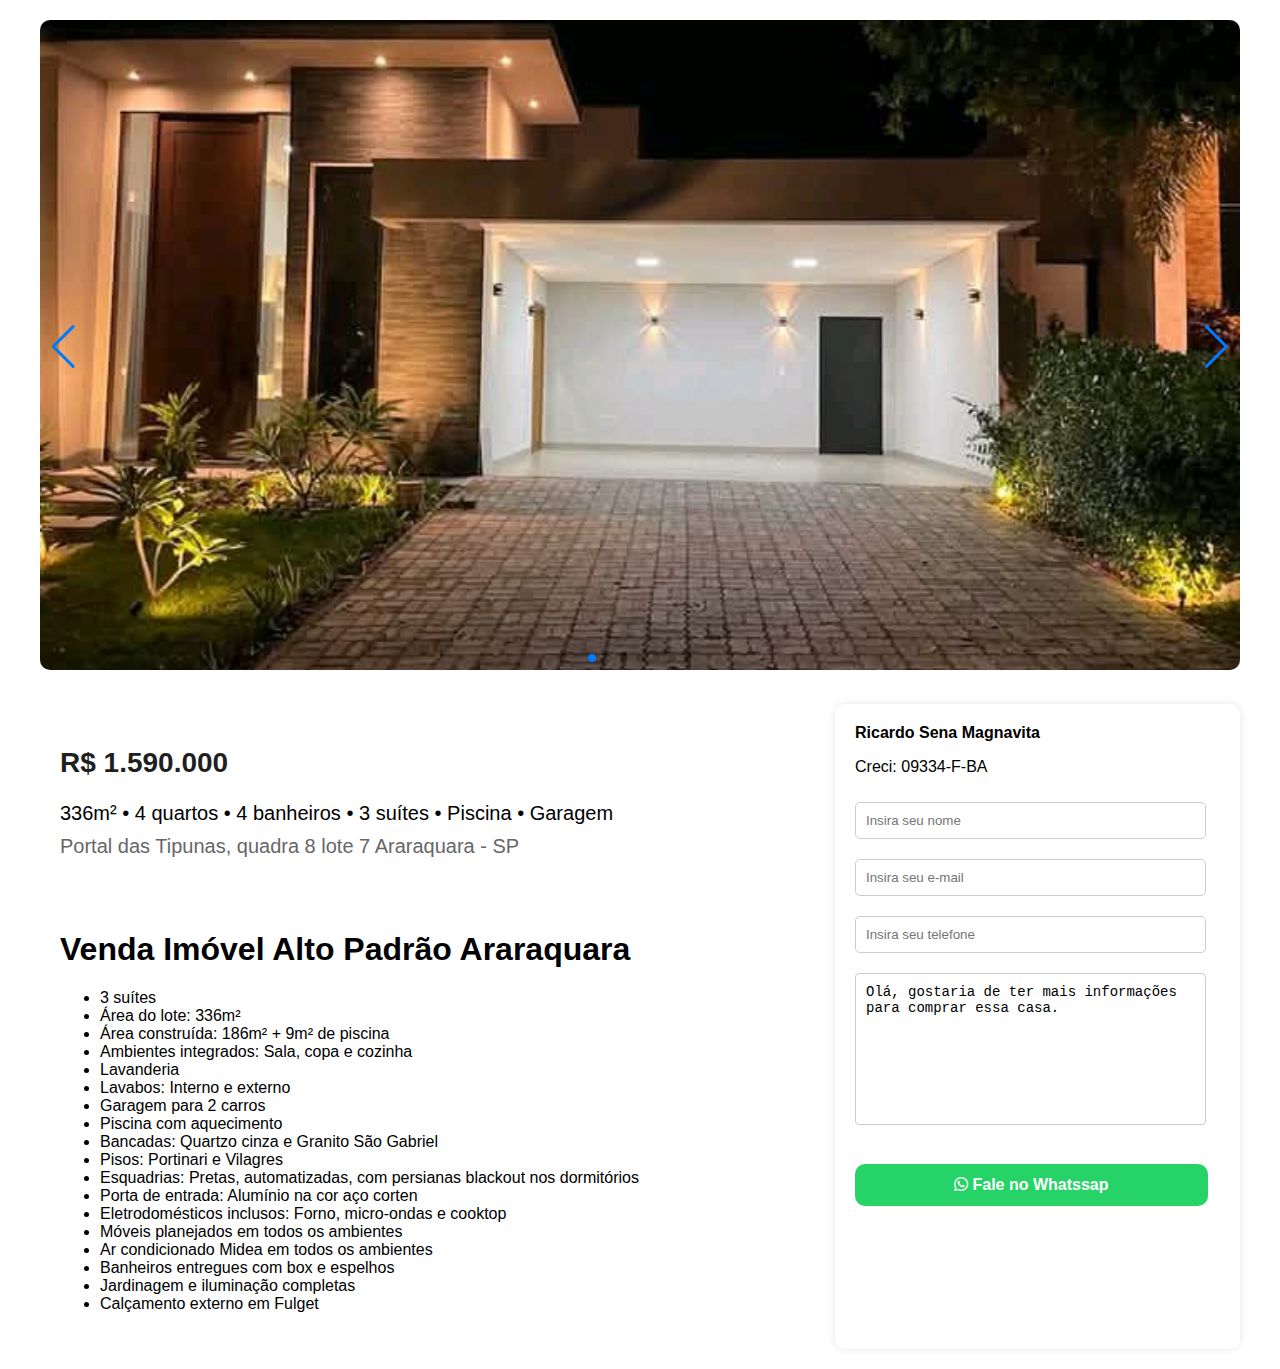
<file: infos/index.html>
<!DOCTYPE html>
<html lang="pt-BR">
<head>
  <meta charset="UTF-8">
  <title>Imóvel em Alphaville</title>
  <meta name="viewport" content="width=device-width, initial-scale=1.0">
  <link rel="stylesheet" href="https://unpkg.com/swiper/swiper-bundle.min.css" />
  <link rel="stylesheet" href="style.css">
  <link rel="stylesheet" href="https://cdnjs.cloudflare.com/ajax/libs/font-awesome/6.4.0/css/all.min.css">
</head>
<body>
  <div class="container">

    <!-- Carrossel -->
    <div class="carousel-box">
      <div class="swiper">
        <div class="swiper-wrapper">
          <div class="swiper-slide"><img src="imgs/casa 1/fachada.jpg" alt="Foto 1"></div>
          <div class="swiper-slide"><img src="imgs/casa 1/entrada.jpg" alt="Foto 2"></div>
          <div class="swiper-slide"><img src="imgs/casa 1/banheiro.jpg" alt="Foto 3"></div>
          <div class="swiper-slide"><img src="imgs/casa 1/cozinha.jpg" alt="Foto 4"></div>
          <div class="swiper-slide"><img src="imgs/casa 1/sala.jpg" alt="Foto 5"></div>
          <div class="swiper-slide"><img src="imgs/casa 1/piscina.jpg" alt="Foto 6"></div>
          <div class="swiper-slide"><img src="imgs/casa 1/area.jpg" alt="Foto 7"></div>
        </div>
        <div class="swiper-button-prev"></div>  
        <div class="swiper-button-next"></div>
        <div class="swiper-pagination"></div>
      </div>
    </div>

    <!-- Informações principais -->
    <div class="main-info">
      <h2>R$ 1.590.000</h2>
      <p>336m² • 4 quartos • 4 banheiros • 3 suítes • Piscina • Garagem </p>
      <p class="local">Portal das Tipunas, quadra 8 lote 7 Araraquara - SP</p>
      <div class="titulo-info">
        <h1>Venda Imóvel Alto Padrão Araraquara</h1>
        <ul>
          <li>3 suítes</li>
          <li>Área do lote: 336m²</li>
          <li>Área construída: 186m² + 9m² de piscina</li>
          <li>Ambientes integrados: Sala, copa e cozinha</li>
          <li>Lavanderia</li>
          <li>Lavabos: Interno e externo</li>
          <li>Garagem para 2 carros</li>
          <li>Piscina com aquecimento</li>
          <li>Bancadas: Quartzo cinza e Granito São Gabriel</li>
          <li>Pisos: Portinari e Vilagres</li>
          <li>Esquadrias: Pretas, automatizadas, com persianas blackout nos dormitórios</li>
          <li>Porta de entrada: Alumínio na cor aço corten</li>
          <li>Eletrodomésticos inclusos: Forno, micro-ondas e cooktop</li>
          <li>Móveis planejados em todos os ambientes</li>
          <li>Ar condicionado Midea em todos os ambientes</li>
          <li>Banheiros entregues com box e espelhos</li>
          <li>Jardinagem e iluminação completas</li>
          <li>Calçamento externo em Fulget</li>
        </ul>
      </div>
    </div>
    

    <!-- Formulário lateral -->
    <aside class="form-box">
      <div class="corretor">
        <h4>Ricardo Sena Magnavita</h4>
        <p>Creci: 09334-F-BA</p>

      </div>

      <form>
        <input type="text" placeholder="Insira seu nome" required>
        <input type="email" placeholder="Insira seu e-mail" required>
        <input type="tel" placeholder="Insira seu telefone" required>
        <textarea rows="4">Olá, gostaria de ter mais informações para comprar essa casa.</textarea>
      </form>

      <a class="whatsapp-button" href="https://wa.me/5571999999999" target="_blank"><i class="fab fa-whatsapp"></i> Fale no Whatssap</a>
   
    </a>

    </aside>

  </div>

  <script src="https://unpkg.com/swiper/swiper-bundle.min.js"></script>
  <script src="script.js"></script>
</body>
</html>
</file>
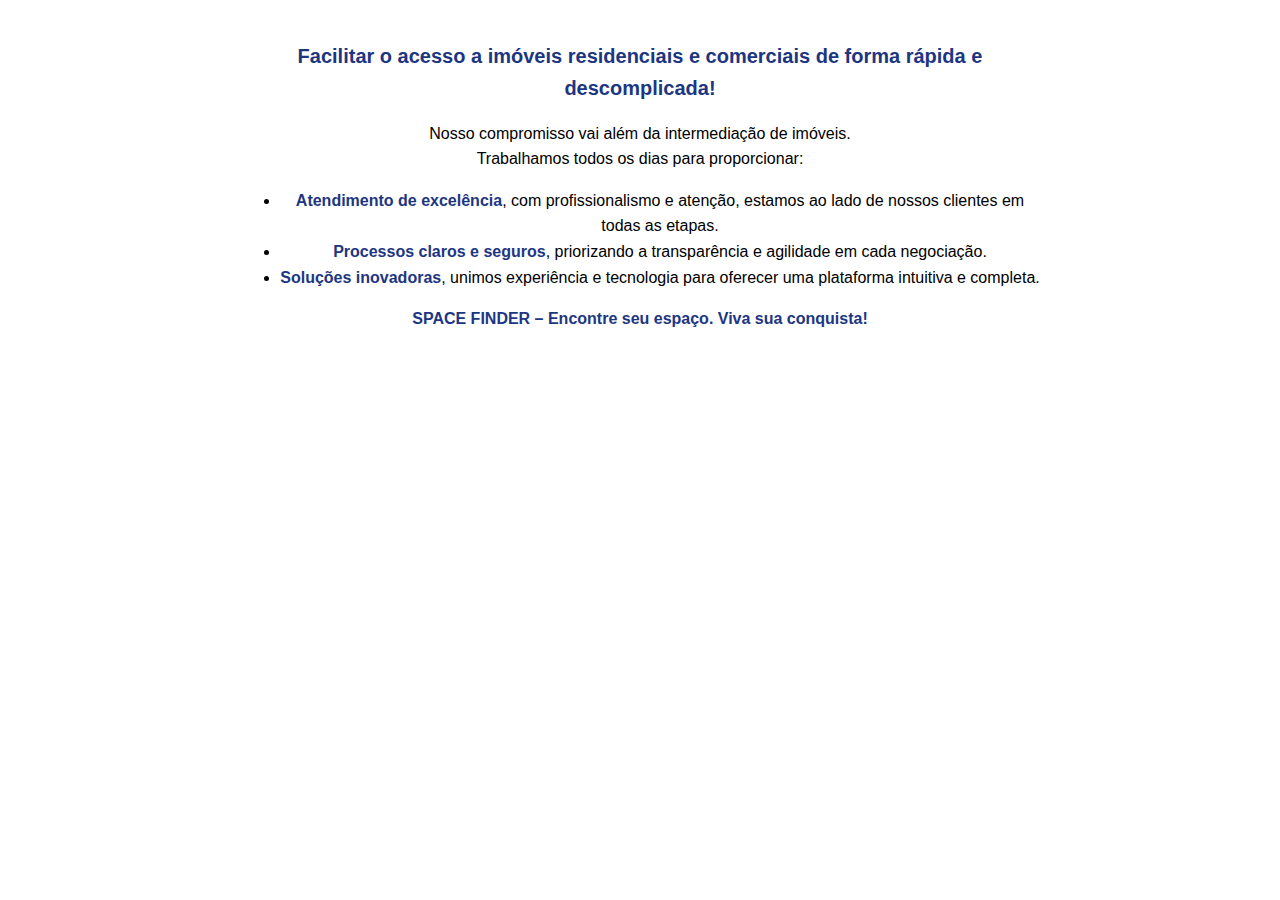
<file: about/about.html>
<!DOCTYPE html>
<html lang="en">
<head>
    <meta charset="UTF-8">
    <meta name="viewport" content="width=device-width, initial-scale=1.0">
    <title>Document</title>
</head>
<body>
    <div class="container">
    
        <h2 class="subtitulo">
          Facilitar o acesso a imóveis residenciais e comerciais de forma rápida e descomplicada!
        </h2>
          <p>
          Nosso compromisso vai além da intermediação de imóveis.<br>
          Trabalhamos todos os dias para proporcionar:
        </p>

        <ul class="icones-textos">
          <li>
            <strong style="color: #1d3682;">Atendimento de excelência</strong>, com profissionalismo e atenção, estamos ao lado de nossos clientes em todas as etapas.
          </li>
          <li>
            <strong style="color: #1d3682;">Processos claros e seguros</strong>, priorizando a transparência e agilidade em cada negociação.
          </li>
          <li>
            <strong style="color: #1d3682;">Soluções inovadoras</strong>, unimos experiência e tecnologia para oferecer uma plataforma intuitiva e completa.
          </li>
        </ul>
      
        <p class="assinatura">
          <strong>SPACE FINDER – Encontre seu espaço. Viva sua conquista!</strong>
        </p>
      </div>
      
      
</body>
</html>
<style>
    body {
  font-family: Arial, sans-serif;
  line-height: 1.6;
  margin: 0;
  padding: 0;
}

.container {
  max-width: 800px;
  margin: 40px auto;
  padding: 0 20px;
  text-align: center;
}

.subtitulo {
  font-size: 20px;
  color: #1d3682;
}

.spacefinder {
  color: #1d3682;
}

.sub-texto {
  color: #1d3682;
  font-size: 1.2em;
  font-weight: bold;
  margin-top: 30px;
  margin-bottom: 10px;
}

.assinatura {
  font-weight: bold;
  color: #1d3682;
}

</style>
</file>
<file: infos/style.css>
body {
  font-family: Arial, sans-serif;
  margin: 0;
  padding: 0;
}


.navbar {
  margin-top: 10px;
  position: relative;
  display: flex;
  align-items: center;
  justify-content: space-between;
  height: 60px;
  padding: 0 20px;
}


/* logo */
.logo {  
  height: 70px;
  width: auto;
  object-fit: contain;
}

/* links navbar */
.nav-links {
  position: absolute;
  left: 50%;
  top: 50%;
  transform: translate(-50%, -50%);
  display: flex;
  gap: 25px;
  list-style: none;
}

.nav-links a {
  text-decoration: none;
  color: black;
  font-size: 1rem;
  transition: color 0.3s;
}

.nav-links a:hover {
  color: #1d4ed8;
}

.nav-links a.active {
  border-bottom: 2px solid #1d4ed8;
  color: #153eb5;
}

/* menu hamburguer para mobile */
.menu-toggle {
  display: none;
  flex-direction: column;
  cursor: pointer;        
  gap: 5px;
}

.menu-toggle span {
  width: 25px;
  height: 3px;
  background: black;
  transition: 0.3s ease;
}
  
/* responsividade site */
@media (max-width: 885px) {
.nav-links {
  position: absolute;
  top: 60px;
  left: 0;
  right: 0;
  transform: none;
  display: none;
  flex-direction: column;
  background-color: white;
  text-align: center;
  padding: 15px 0;
}

.nav-links.show {
  display: flex;
}
}

@media (max-width: 885px) {
.menu-toggle {
  display: flex;
}
}
.container {
  display: flex;
  flex-wrap: wrap;
  max-width: 1200px;
  margin: auto;
  gap: 30px;
  padding: 20px;
}

/* Carrossel */
.carousel-box {
  flex: 1 1 60%;
  min-width: 300px;
}

.swiper-slide img {
  width: 100%;
  height: 650px;
  object-fit: cover;
  border-radius: 10px;
}

/* Informações principais */
.main-info {
  flex: 1 1 60%;
  background: white;
  padding: 20px;
  border-radius: 10px;
}

.main-info h2 {
  color: #1f1f1f;
  font-size: 28px;
}

.main-info p {
  font-size: 20px;
  margin: 10px 0;
}

.local {
  color: #666;
  font-size: 15px;
}

/* Formulário lateral */
.form-box {
  flex: 1 1 30%;
  background: white;
  padding: 20px;
  border-radius: 10px;
  box-shadow: 0 0 8px rgba(0,0,0,0.1);
}

.corretor h4 {
  margin: 0 0 5px;
}

input, textarea {
  width: 90%;
  padding: 10px;
  margin: 10px 0;
  border-radius: 5px;
  border: 1px solid #ccc;
}

textarea { 
  padding: 10px;
  margin-bottom: 20px;
  border: 1px solid #ccc;
  border-radius: 4px;
  resize: none;
  font-size: 14px;
   height: 130px;
}

.whatsapp-button {
  display: block;
  text-align: center;
  background-color: #25d366;
  color: white;
  padding: 12px;
  margin-top: 15px;
  text-decoration: none;
  font-weight: bold;
  border-radius: 10px;
  transition: background-color 0.3s;
  width: 90%;
}


.whatsapp-button:hover {
  background-color: #1ebe5d;
  text-decoration: none;
}

.titulo-info {
  margin-top: 10%;
}

 


  /* footer pagina*/
    footer {
  background-color: #163D86;
  color: white;
  font-family: Arial, sans-serif;
  padding: 20px 40px;
}

.footer-container {
  display: flex;
  justify-content: space-between;
  flex-wrap: wrap;
}

.footer-social p,
.footer-contact p {
  margin: 8px 0;
}

.footer-social .icons img {
  width: 24px;
  margin-right: 10px;
  vertical-align: middle;
}

.footer-contact .icon {
  width: 18px;
  margin-right: 8px;
  vertical-align: middle;
}

.footer-bottom {
  text-align: center;
  margin-top: 20px;
  font-size: 14px;
}
</file>
